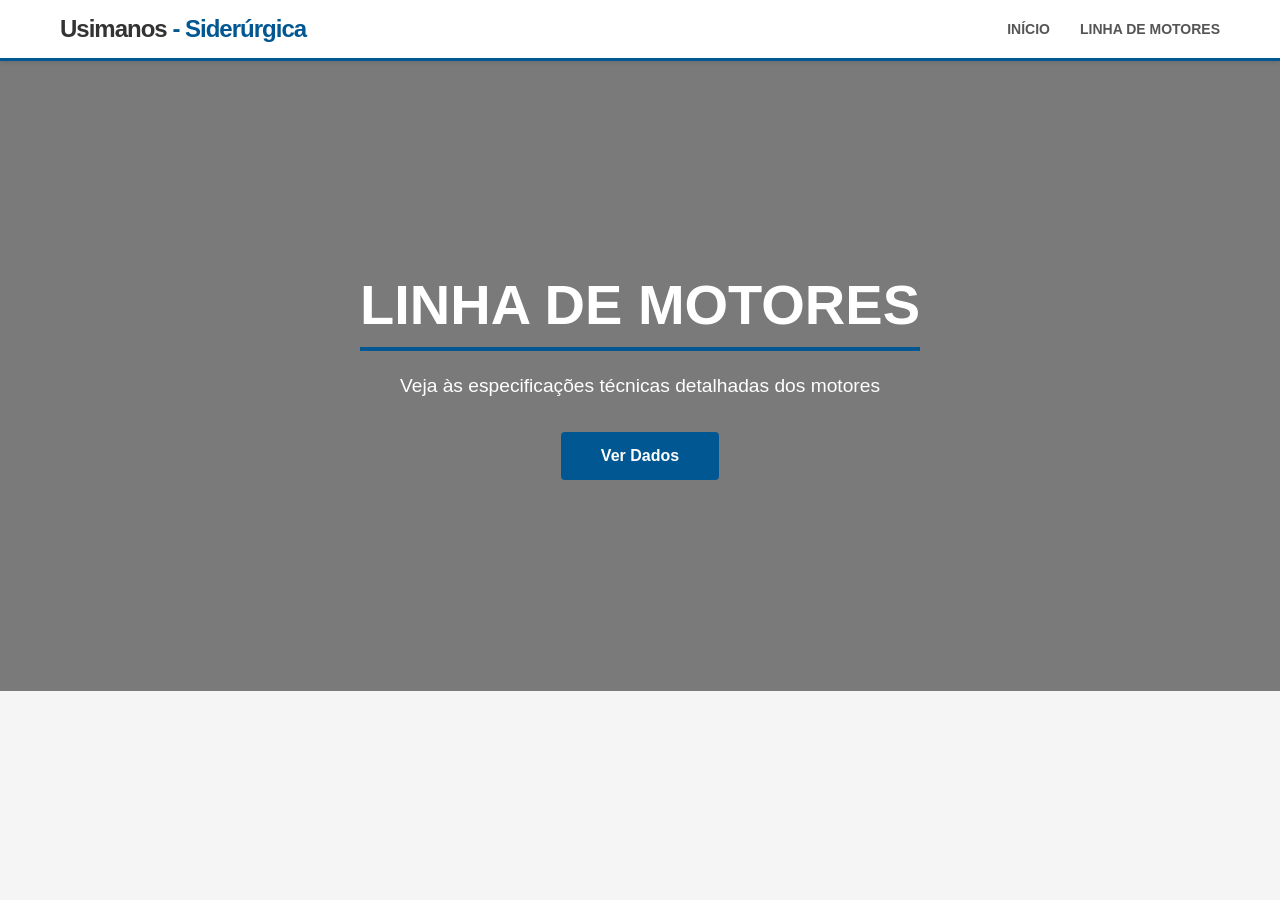
<file: index.html>
<!DOCTYPE html>
<html lang="pt-br">
<head>
    <meta charset="UTF-8">
    <meta name="viewport" content="width=device-width, initial-scale=1.0">
    <title>Gov.br</title>
    <link rel="stylesheet" href="css/style.css">
    <link rel="shortcut icon" href="imagens/favicon/favicon.ico" type="image/x-icon">
</head>
<body>
    <header class="navbar">
        <div class="container-nav">
            <div class="logo">Usimanos <span>- Siderúrgica</span></div>
            <nav>
                <ul class="nav-links">
                    <li><a href="index.html">Início</a></li>
                    <li><a href="page2.html">Linha de Motores</a></li>
                </ul>
            </nav>
        </div>
    </header>
    <section class="hero">
        <div class="hero-content">
            <h1>Linha de Motores</h1>
            <p>Veja às especificações técnicas detalhadas dos motores</p>
            <a href="page2.html" class="btn-principal">Ver Dados</a>
        </div>
    </section>
</body>
</html>
</file>
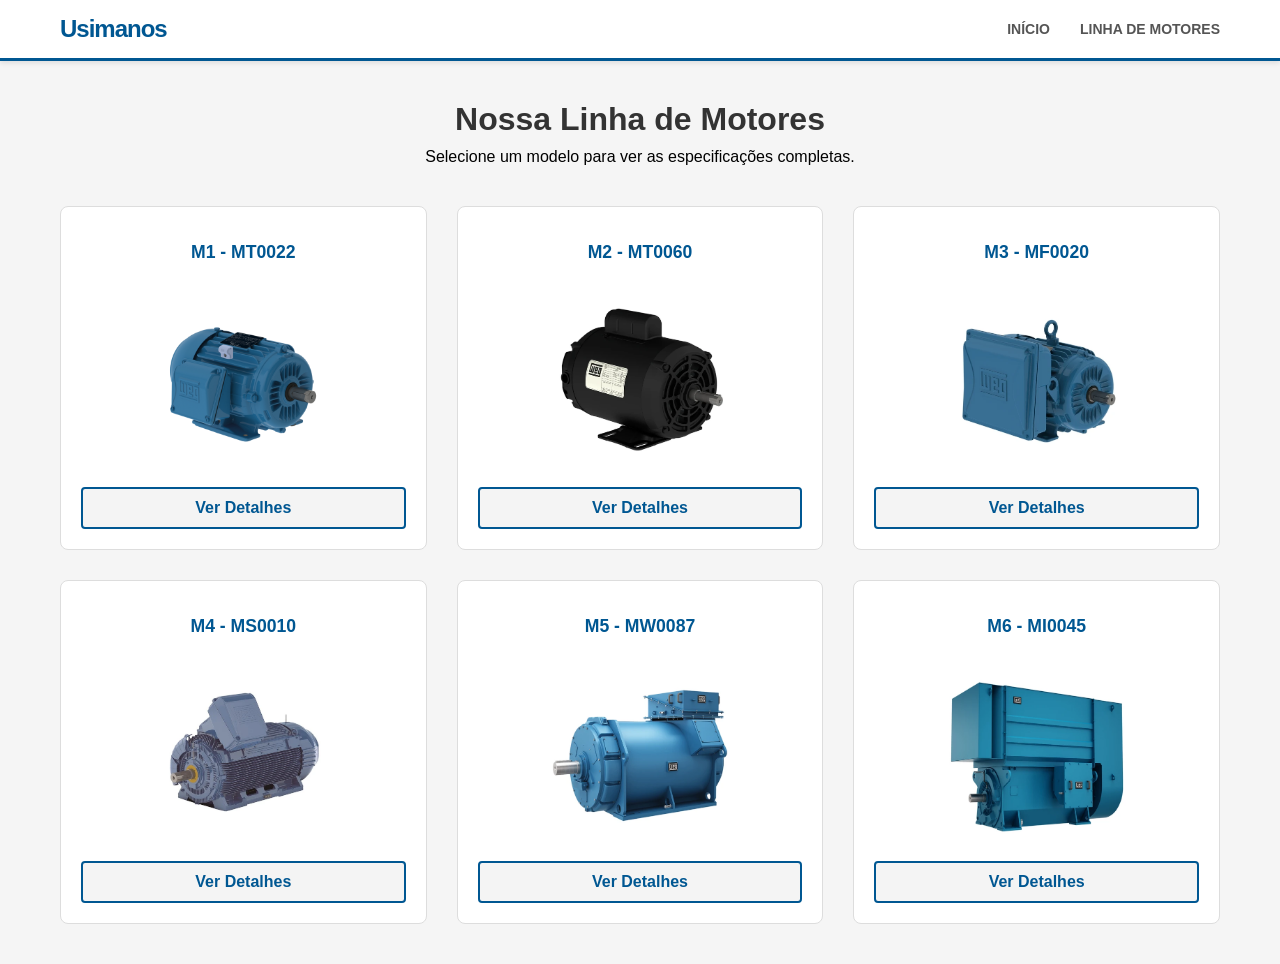
<file: page2.html>
<!DOCTYPE html>
<html lang="pt-br">
<head>
    <meta charset="UTF-8">
    <meta name="viewport" content="width=device-width, initial-scale=1.0">
    <title>Catálogo</title>
    <link rel="stylesheet" href="css/style.css">
    <link rel="shortcut icon" href="imagens/favicon/favicon.ico" type="image/x-icon">
</head>
<body>

    <!-- Lembrete 1: Linha dos motores -->
    <header class="navbar">
        <div class="container-nav">
            <div class="logo"><span>Usimanos</span></div>
            <nav>
                <ul class="nav-links">
                    <li><a href="index.html">Início</a></li>
                    <li><a href="page2.html">Linha de Motores</a></li>
                </ul>
            </nav>
        </div>
    </header>

    <main class="container-catalogo">
        <section class="titulo-pagina">
            <h1>Nossa Linha de Motores</h1>
            <p>Selecione um modelo para ver as especificações completas.</p>
        </section>

        <!-- Aqui está a grade com os 6 motores -->
        <div class="grid-motores">
            
            <!-- Motor 1 -->
            <div class="card-motor">
                <h3>M1 - MT0022</h3>
                <div class="img-container">
                    <img src="imagens/m1.png" alt="Motor 1">
                </div>
                <a href="page3.html" class="btn-detalhes">Ver Detalhes</a>
            </div>

            <!-- Motor 2 -->
            <div class="card-motor">
                <h3>M2 - MT0060</h3>
                <div class="img-container">
                    <img src="imagens/m2.png" alt="Motor 2">
                </div>
                <a href="page4.html" class="btn-detalhes">Ver Detalhes</a>
            </div>

            <!-- Motor 3 -->
            <div class="card-motor">
                <h3>M3 - MF0020</h3>
                <div class="img-container">
                    <img src="imagens/m3.png" alt="Motor 3">
                </div>
                <a href="page5.html" class="btn-detalhes">Ver Detalhes</a>
            </div>

            <!-- Motor 4 -->
            <div class="card-motor">
                <h3>M4 - MS0010</h3>
                <div class="img-container">
                    <img src="imagens/m4.png" alt="Motor 4">
                </div>
                <a href="page6.html" class="btn-detalhes">Ver Detalhes</a>
            </div>

            <!-- Motor 5 -->
            <div class="card-motor">
                <h3>M5 - MW0087</h3>
                <div class="img-container">
                    <img src="imagens/m5.png" alt="Motor 5">
                </div>
                <a href="page7.html" class="btn-detalhes">Ver Detalhes</a>
            </div>

            <!-- Motor 6 -->
            <div class="card-motor">
                <h3>M6 - MI0045</h3>
                <div class="img-container">
                    <img src="imagens/m6.png" alt="Motor 6">
                </div>
                <a href="page8.html" class="btn-detalhes">Ver Detalhes</a>
            </div>

        </div>
    </main>

</body>
</html>
</file>
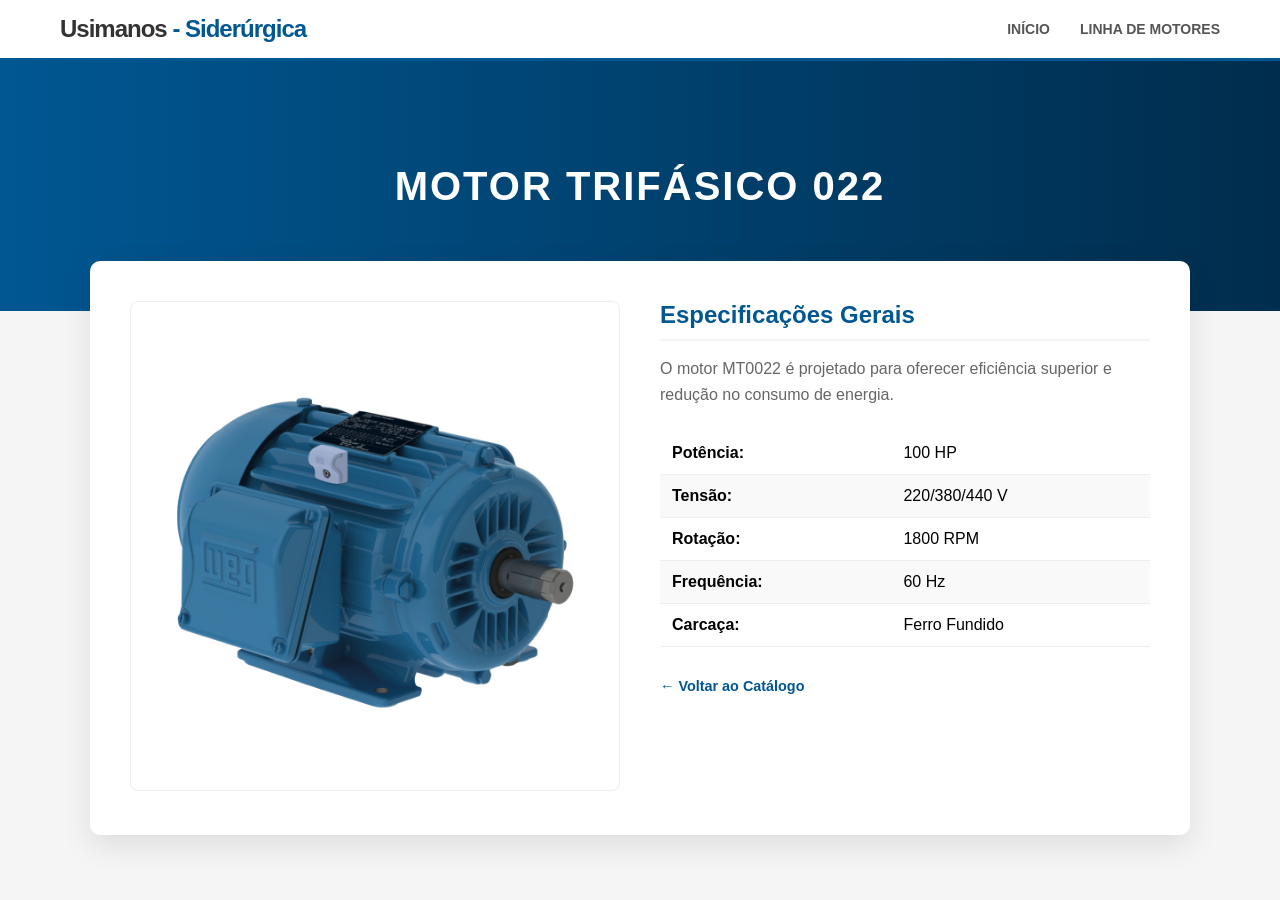
<file: page3.html>
<!DOCTYPE html>
<html lang="pt-br">
<head>
    <meta charset="UTF-8">
    <meta name="viewport" content="width=device-width, initial-scale=1.0">
    <title>Especificações Técnicas</title>
    <link rel="stylesheet" href="css/style.css">
    <link rel="shortcut icon" href="imagens/favicon/favicon.ico" type="image/x-icon">
</head>
<body>

    <header class="navbar">
        <div class="container-nav">
            <div class="logo">Usimanos <span>- Siderúrgica</span></div>
            <nav>
                <ul class="nav-links">
                    <li><a href="index.html">Início</a></li>
                    <li><a href="page2.html">Linha de Motores</a></li>
                </ul>
            </nav>
        </div>
    </header>

    <!-- Painel de Capa -->
    <section class="banner-detalhes">
        <h1>Motor Trifásico 022</h1>
    </section>

    <main class="container-detalhes">
        <div class="layout-info">
            <!-- Lado Esquerdo: imagem do motor-->
            <div class="foto-grande">
                <img src="imagens/m1.png" alt="Modelo do Motor">
            </div>

            <!-- Lado Direito: Informações Técnicas -->
            <div class="dados-tecnicos">
                <h2>Especificações Gerais</h2>
                <p class="descricao-curta">
                    O motor MT0022 é projetado para oferecer eficiência superior e redução no consumo de energia.
                </p>

                <table class="tabela-specs">
                    <tr>
                        <td><strong>Potência:</strong></td>
                        <td>100 HP</td>
                    </tr>
                    <tr>
                        <td><strong>Tensão:</strong></td>
                        <td>220/380/440 V</td>
                    </tr>
                    <tr>
                        <td><strong>Rotação:</strong></td>
                        <td>1800 RPM</td>
                    </tr>
                    <tr>
                        <td><strong>Frequência:</strong></td>
                        <td>60 Hz</td>
                    </tr>
                    <tr>
                        <td><strong>Carcaça:</strong></td>
                        <td>Ferro Fundido</td>
                    </tr>
                </table>

                <a href="page2.html" class="btn-voltar">← Voltar ao Catálogo</a>
            </div>
        </div>
    </main>

</body>
</html>
</file>
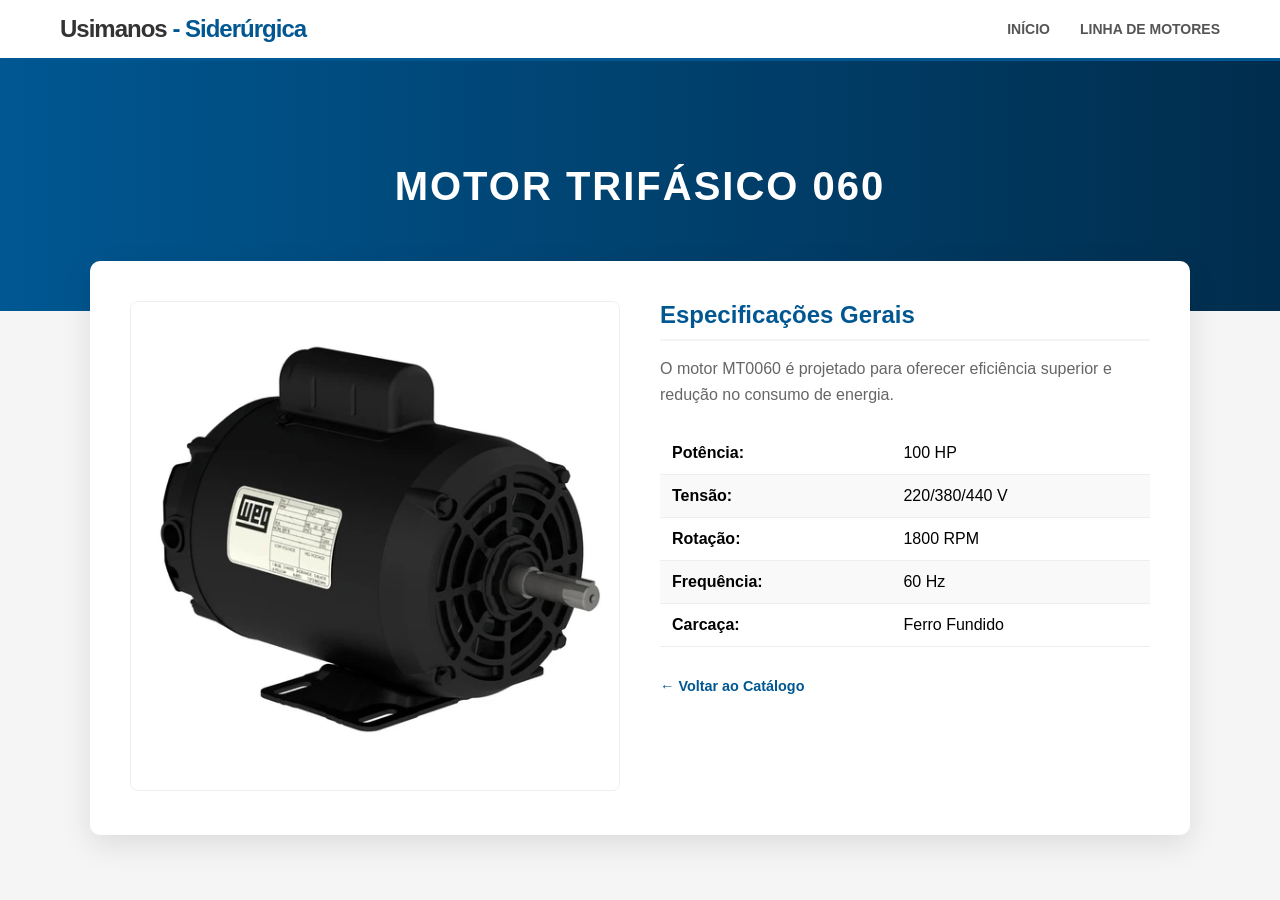
<file: page4.html>
<!DOCTYPE html>
<html lang="pt-br">
<head>
    <meta charset="UTF-8">
    <meta name="viewport" content="width=device-width, initial-scale=1.0">
    <title>Especificações Técnicas</title>
    <link rel="stylesheet" href="css/style.css">
    <link rel="shortcut icon" href="imagens/favicon/favicon.ico" type="image/x-icon">
</head>
<body>

    <header class="navbar">
        <div class="container-nav">
            <div class="logo">Usimanos <span>- Siderúrgica</span></div>
            <nav>
                <ul class="nav-links">
                    <li><a href="index.html">Início</a></li>
                    <li><a href="page2.html">Linha de Motores</a></li>
                </ul>
            </nav>
        </div>
    </header>

    <!-- Painel de Capa -->
    <section class="banner-detalhes">
        <h1>Motor Trifásico 060</h1>
    </section>

    <main class="container-detalhes">
        <div class="layout-info">
            <!-- Lado Esquerdo: Imagem do motor -->
            <div class="foto-grande">
                <img src="imagens/m2.png" alt="Modelo do Motor">
            </div>

            <!-- Lado Direito: Informações Técnicas -->
            <div class="dados-tecnicos">
                <h2>Especificações Gerais</h2>
                <p class="descricao-curta">
                    O motor MT0060 é projetado para oferecer eficiência superior e redução no consumo de energia.
                </p>

                <table class="tabela-specs">
                    <tr>
                        <td><strong>Potência:</strong></td>
                        <td>100 HP</td>
                    </tr>
                    <tr>
                        <td><strong>Tensão:</strong></td>
                        <td>220/380/440 V</td>
                    </tr>
                    <tr>
                        <td><strong>Rotação:</strong></td>
                        <td>1800 RPM</td>
                    </tr>
                    <tr>
                        <td><strong>Frequência:</strong></td>
                        <td>60 Hz</td>
                    </tr>
                    <tr>
                        <td><strong>Carcaça:</strong></td>
                        <td>Ferro Fundido</td>
                    </tr>
                </table>

                <a href="page2.html" class="btn-voltar">← Voltar ao Catálogo</a>
            </div>
        </div>
    </main>

</body>
</html>
</file>
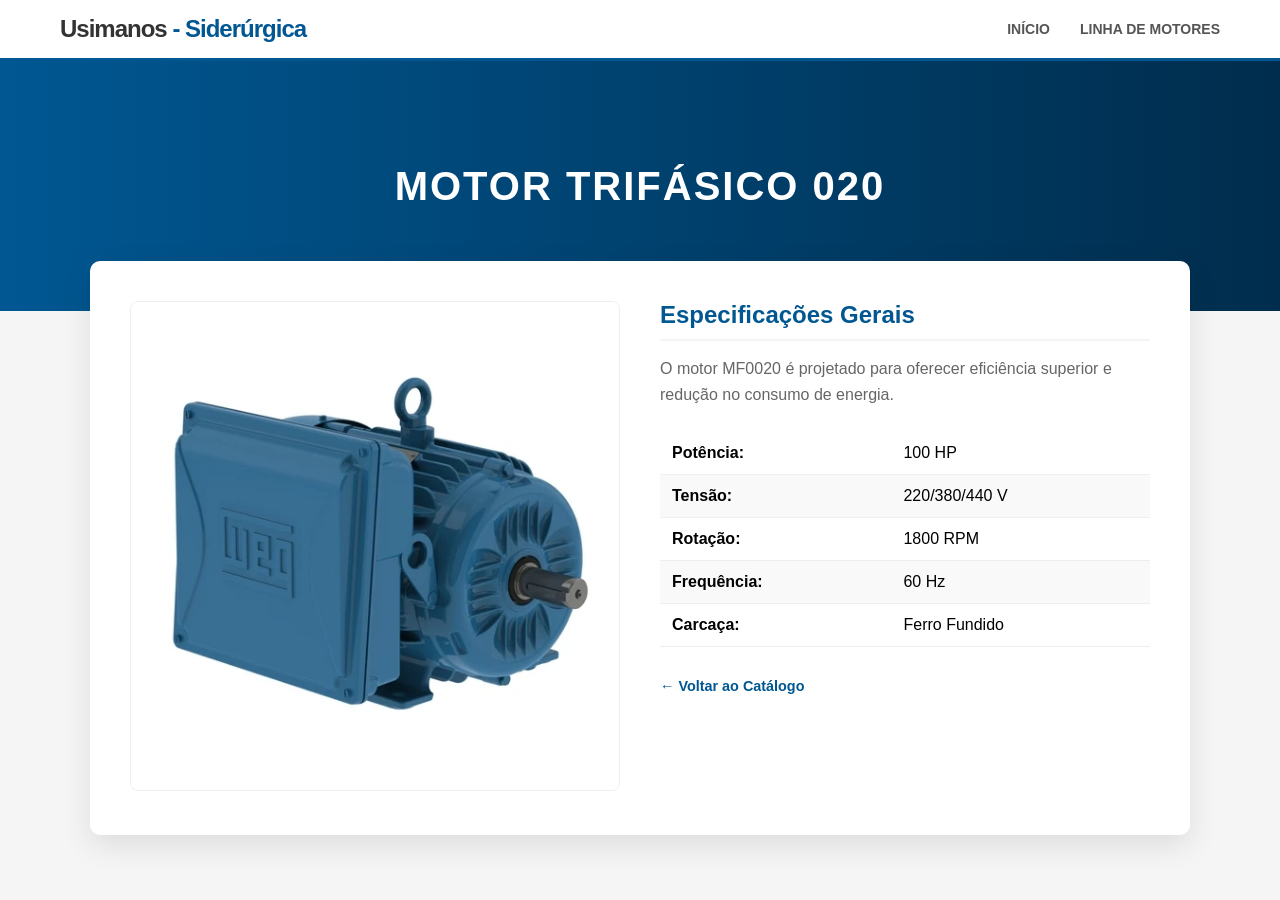
<file: page5.html>
<!DOCTYPE html>
<html lang="pt-br">
<head>
    <meta charset="UTF-8">
    <meta name="viewport" content="width=device-width, initial-scale=1.0">
    <title>Especificações Técnicas - WikiMotores</title>
    <link rel="stylesheet" href="css/style.css">
    <link rel="shortcut icon" href="imagens/favicon/favicon.ico" type="image/x-icon">
</head>
<body>

    <header class="navbar">
        <div class="container-nav">
            <div class="logo">Usimanos <span>- Siderúrgica</span></div>
            <nav>
                <ul class="nav-links">
                    <li><a href="index.html">Início</a></li>
                    <li><a href="page2.html">Linha de Motores</a></li>
                </ul>
            </nav>
        </div>
    </header>

    <!-- Painel de Capa -->
    <section class="banner-detalhes">
        <h1>Motor Trifásico 020</h1>
    </section>

    <main class="container-detalhes">
        <div class="layout-info">
            <!-- Lado Esquerdo: Imagem do motor -->
            <div class="foto-grande">
                <img src="imagens/m3.png" alt="Modelo do Motor">
            </div>

            <!-- Lado Direito: Informações Técnicas -->
            <div class="dados-tecnicos">
                <h2>Especificações Gerais</h2>
                <p class="descricao-curta">
                    O motor MF0020 é projetado para oferecer eficiência superior e redução no consumo de energia.
                </p>

                <table class="tabela-specs">
                    <tr>
                        <td><strong>Potência:</strong></td>
                        <td>100 HP</td>
                    </tr>
                    <tr>
                        <td><strong>Tensão:</strong></td>
                        <td>220/380/440 V</td>
                    </tr>
                    <tr>
                        <td><strong>Rotação:</strong></td>
                        <td>1800 RPM</td>
                    </tr>
                    <tr>
                        <td><strong>Frequência:</strong></td>
                        <td>60 Hz</td>
                    </tr>
                    <tr>
                        <td><strong>Carcaça:</strong></td>
                        <td>Ferro Fundido</td>
                    </tr>
                </table>

                <a href="page2.html" class="btn-voltar">← Voltar ao Catálogo</a>
            </div>
        </div>
    </main>

</body>
</html>
</file>
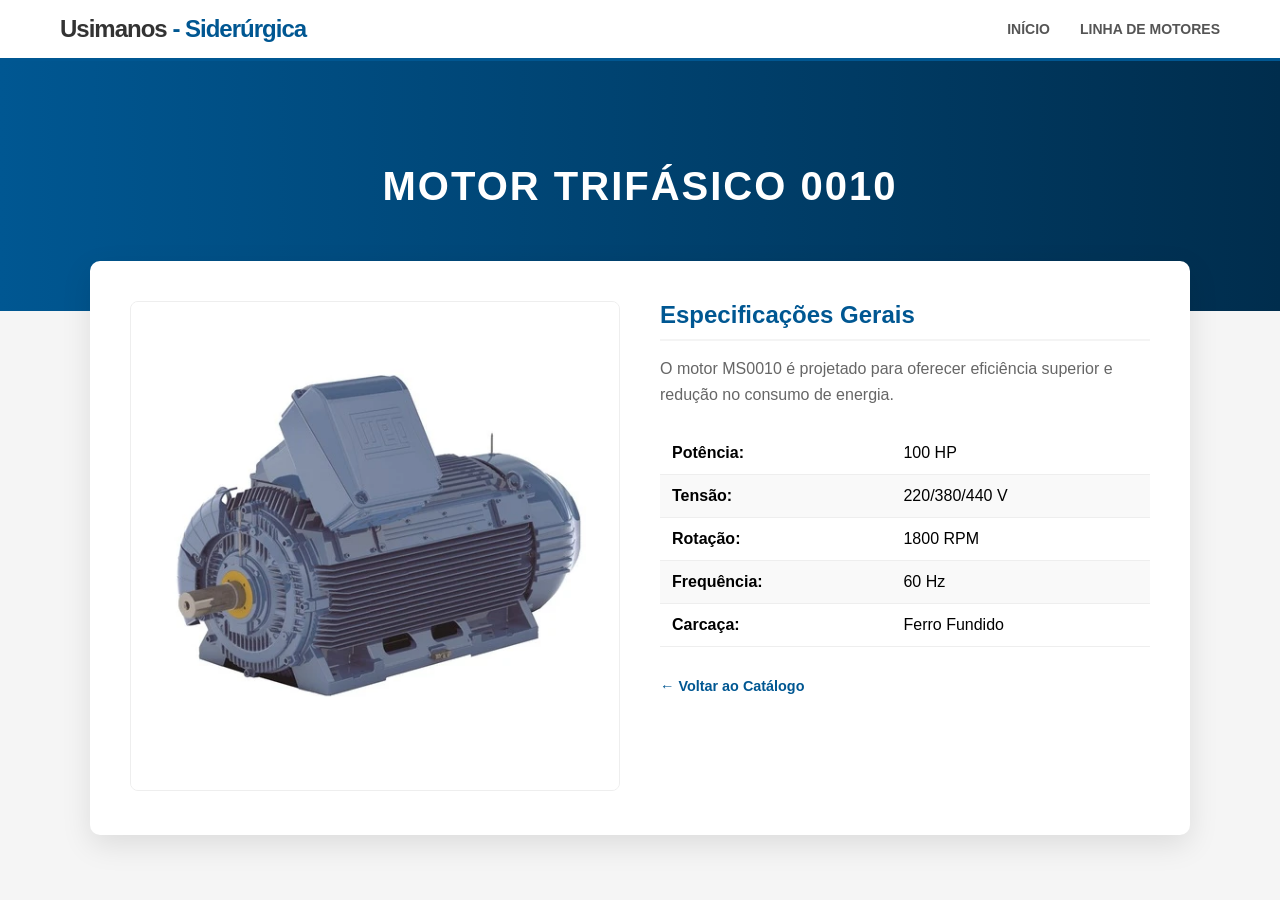
<file: page6.html>
<!DOCTYPE html>
<html lang="pt-br">
<head>
    <meta charset="UTF-8">
    <meta name="viewport" content="width=device-width, initial-scale=1.0">
    <title>Especificações Técnicas - WikiMotores</title>
    <link rel="stylesheet" href="css/style.css">
    <link rel="shortcut icon" href="imagens/favicon/favicon.ico" type="image/x-icon">
</head>
<body>

    <header class="navbar">
        <div class="container-nav">
            <div class="logo">Usimanos <span>- Siderúrgica</span></div>
            <nav>
                <ul class="nav-links">
                    <li><a href="index.html">Início</a></li>
                    <li><a href="page2.html">Linha de Motores</a></li>
                </ul>
            </nav>
        </div>
    </header>

    <!-- Painel de Capa -->
    <section class="banner-detalhes">
        <h1>Motor Trifásico 0010</h1>
    </section>

    <main class="container-detalhes">
        <div class="layout-info">
            <!-- Lado Esquerdo: Imagem do motor -->
            <div class="foto-grande">
                <img src="imagens/m4.png" alt="Modelo do Motor">
            </div>

            <!-- Lado Direito: Informações Técnicas -->
            <div class="dados-tecnicos">
                <h2>Especificações Gerais</h2>
                <p class="descricao-curta">
                    O motor MS0010 é projetado para oferecer eficiência superior e redução no consumo de energia.
                </p>

                <table class="tabela-specs">
                    <tr>
                        <td><strong>Potência:</strong></td>
                        <td>100 HP</td>
                    </tr>
                    <tr>
                        <td><strong>Tensão:</strong></td>
                        <td>220/380/440 V</td>
                    </tr>
                    <tr>
                        <td><strong>Rotação:</strong></td>
                        <td>1800 RPM</td>
                    </tr>
                    <tr>
                        <td><strong>Frequência:</strong></td>
                        <td>60 Hz</td>
                    </tr>
                    <tr>
                        <td><strong>Carcaça:</strong></td>
                        <td>Ferro Fundido</td>
                    </tr>
                </table>

                <a href="page2.html" class="btn-voltar">← Voltar ao Catálogo</a>
            </div>
        </div>
    </main>

</body>
</html>
</file>
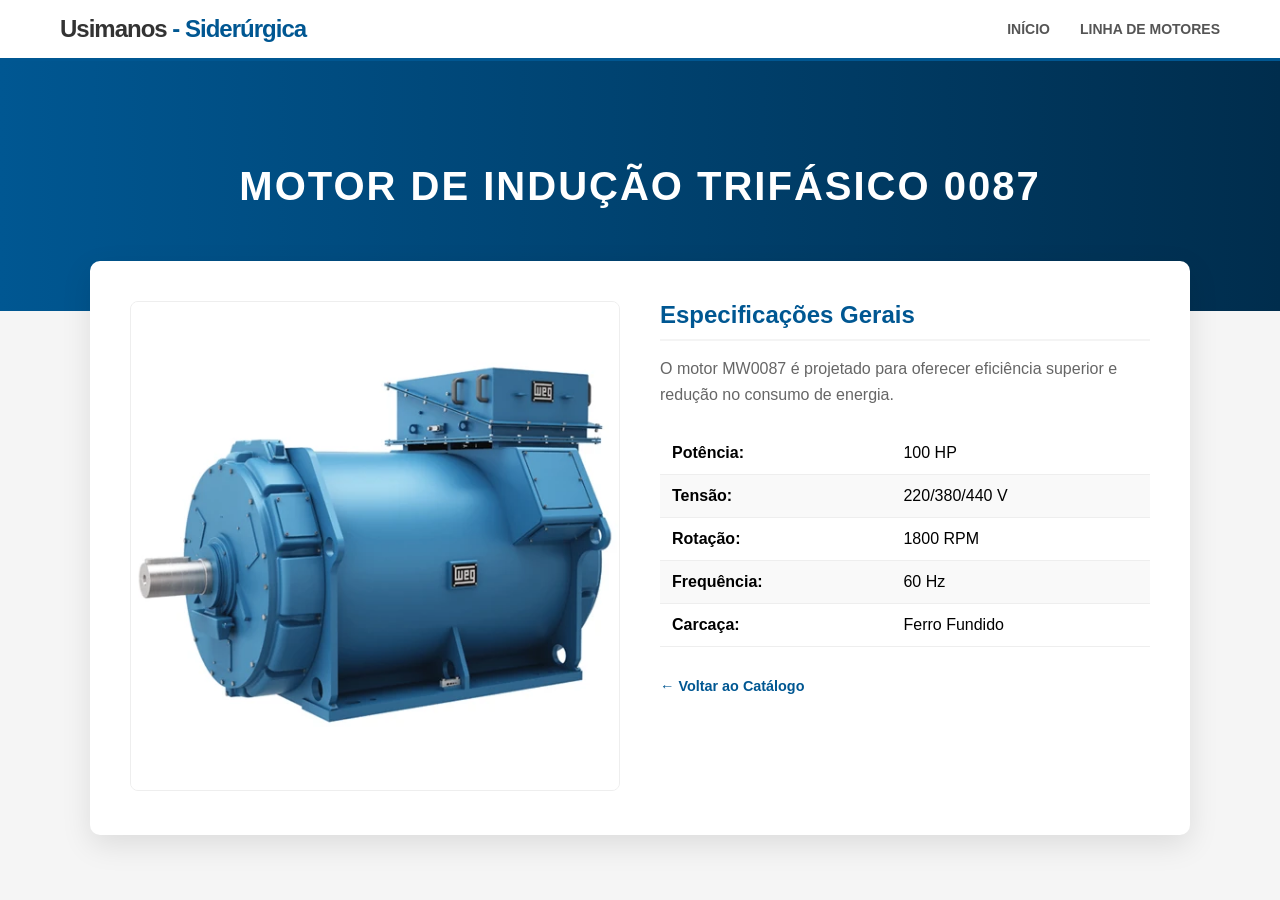
<file: page7.html>
<!DOCTYPE html>
<html lang="pt-br">
<head>
    <meta charset="UTF-8">
    <meta name="viewport" content="width=device-width, initial-scale=1.0">
    <title>Especificações Técnicas - WikiMotores</title>
    <link rel="stylesheet" href="css/style.css">
    <link rel="shortcut icon" href="imagens/favicon/favicon.ico" type="image/x-icon">
</head>
<body>

    <header class="navbar">
        <div class="container-nav">
            <div class="logo">Usimanos<span> - Siderúrgica</span></div>
            <nav>
                <ul class="nav-links">
                    <li><a href="index.html">Início</a></li>
                    <li><a href="page2.html">Linha de Motores</a></li>
                </ul>
            </nav>
        </div>
    </header>

    <!-- Painel de Capa -->
    <section class="banner-detalhes">
        <h1>Motor de Indução Trifásico 0087</h1>
    </section>

    <main class="container-detalhes">
        <div class="layout-info">
            <!-- Lado Esquerdo: Imagem do motor -->
            <div class="foto-grande">
                <img src="imagens/m5.png" alt="Modelo do Motor">
            </div>

            <!-- Lado Direito: Informações Técnicas -->
            <div class="dados-tecnicos">
                <h2>Especificações Gerais</h2>
                <p class="descricao-curta">
                    O motor MW0087 é projetado para oferecer eficiência superior e redução no consumo de energia.
                </p>

                <table class="tabela-specs">
                    <tr>
                        <td><strong>Potência:</strong></td>
                        <td>100 HP</td>
                    </tr>
                    <tr>
                        <td><strong>Tensão:</strong></td>
                        <td>220/380/440 V</td>
                    </tr>
                    <tr>
                        <td><strong>Rotação:</strong></td>
                        <td>1800 RPM</td>
                    </tr>
                    <tr>
                        <td><strong>Frequência:</strong></td>
                        <td>60 Hz</td>
                    </tr>
                    <tr>
                        <td><strong>Carcaça:</strong></td>
                        <td>Ferro Fundido</td>
                    </tr>
                </table>

                <a href="page2.html" class="btn-voltar">← Voltar ao Catálogo</a>
            </div>
        </div>
    </main>

</body>
</html>
</file>
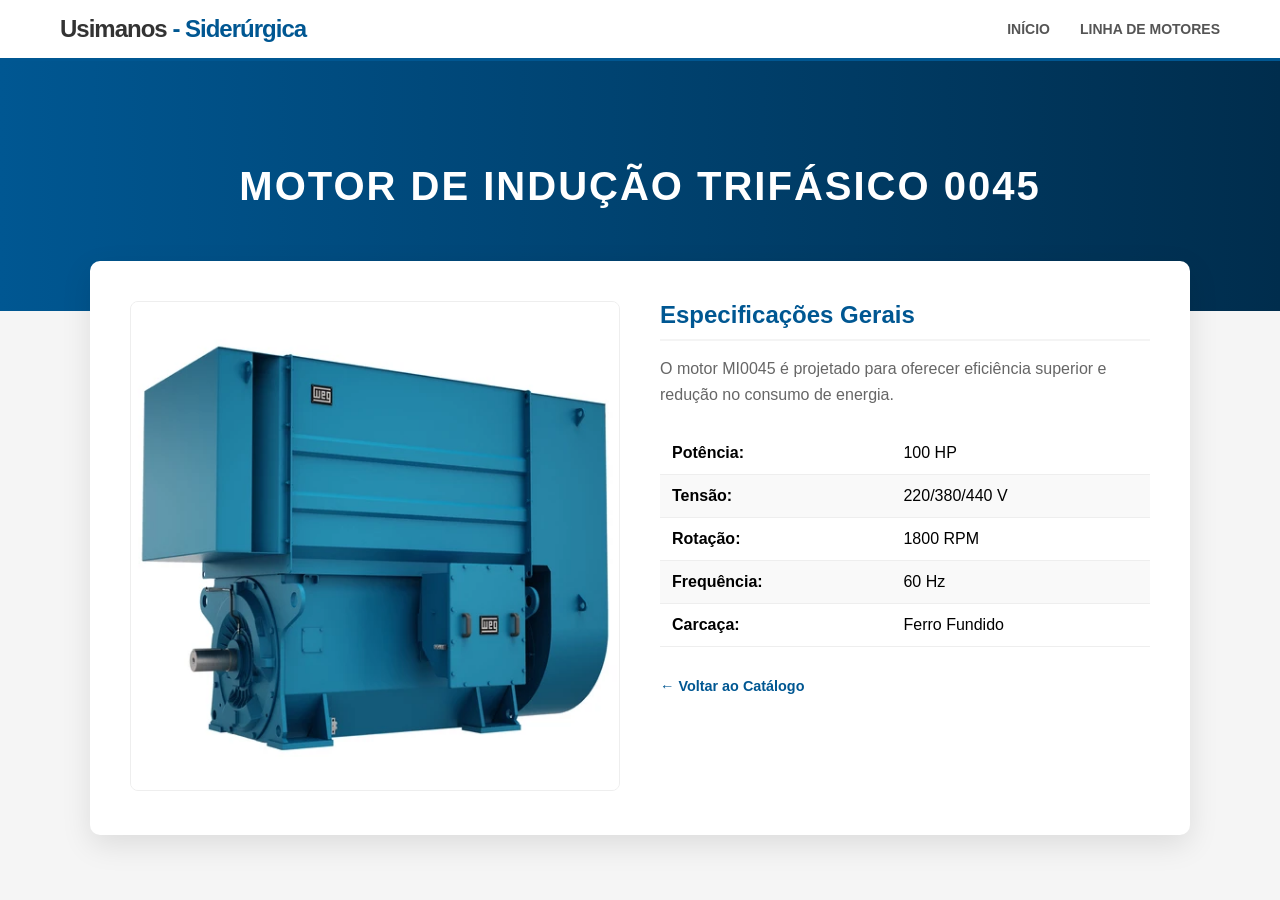
<file: page8.html>
<!DOCTYPE html>
<html lang="pt-br">
<head>
    <meta charset="UTF-8">
    <meta name="viewport" content="width=device-width, initial-scale=1.0">
    <title>Especificações Técnicas - WikiMotores</title>
    <link rel="stylesheet" href="css/style.css">
    <link rel="shortcut icon" href="imagens/favicon/favicon.ico" type="image/x-icon">
</head>
<body>

    <header class="navbar">
        <div class="container-nav">
            <div class="logo">Usimanos <span>- Siderúrgica</span></div>
            <nav>
                <ul class="nav-links">
                    <li><a href="index.html">Início</a></li>
                    <li><a href="page2.html">Linha de Motores</a></li>
                </ul>
            </nav>
        </div>
    </header>

    <!-- Painel de Capa -->
    <section class="banner-detalhes">
        <h1>Motor de Indução Trifásico 0045</h1>
    </section>

    <main class="container-detalhes">
        <div class="layout-info">
            <!-- Lado Esquerdo: Imagem do motor -->
            <div class="foto-grande">
                <img src="imagens/m6.png" alt="Modelo do Motor">
            </div>

            <!-- Lado Direito: Informações Técnicas -->
            <div class="dados-tecnicos">
                <h2>Especificações Gerais</h2>
                <p class="descricao-curta">
                    O motor MI0045 é projetado para oferecer eficiência superior e redução no consumo de energia.
                </p>

                <table class="tabela-specs">
                    <tr>
                        <td><strong>Potência:</strong></td>
                        <td>100 HP</td>
                    </tr>
                    <tr>
                        <td><strong>Tensão:</strong></td>
                        <td>220/380/440 V</td>
                    </tr>
                    <tr>
                        <td><strong>Rotação:</strong></td>
                        <td>1800 RPM</td>
                    </tr>
                    <tr>
                        <td><strong>Frequência:</strong></td>
                        <td>60 Hz</td>
                    </tr>
                    <tr>
                        <td><strong>Carcaça:</strong></td>
                        <td>Ferro Fundido</td>
                    </tr>
                </table>

                <a href="page2.html" class="btn-voltar">← Voltar ao Catálogo</a>
            </div>
        </div>
    </main>

</body>
</html>
</file>
<file: css/style.css>
@charset "UTF-8";
* {
    margin: 0;
    padding: 0;
    box-sizing: border-box;
    font-family: 'Segoe UI', Arial, sans-serif;
}

body {
    background-color: #f5f5f5;
}


.navbar {
    background-color: #ffffff;
    border-bottom: 3px solid #005792;
    padding: 15px 0;
    box-shadow: 0 2px 5px rgba(0,0,0,0.1);
}

.container-nav {
    max-width: 1200px;
    margin: 0 auto;
    display: flex;
    justify-content: space-between;
    align-items: center;
    padding: 0 20px;
}

.logo {
    font-size: 24px;
    font-weight: bold;
    color: #333;
    letter-spacing: -1px;
}

.logo span {
    color: #005792;
}

.nav-links {
    display: flex; 
    list-style: none;
    gap: 30px; 
}

.nav-links a {
    text-decoration: none;
    color: #555;
    font-weight: 600;
    text-transform: uppercase;
    font-size: 14px;
    transition: 0.3s;
}

.nav-links a:hover {
    color: #005792;
}


.hero {
    height: 70vh;
    background: linear-gradient(rgba(0,0,0,0.5), rgba(0,0,0,0.5)), url('https://cedisa.com.br/wp-content/webp-express/webp-images/uploads/2025/03/galpao-industrial-de-aco-scaled.jpg.webp') no-repeat center center/cover;
    display: flex;
    justify-content: center;
    align-items: center;
    text-align: center;
    color: white;
}

.hero-content {
    max-width: 800px;
    padding: 20px;
    display: flex;
    flex-direction: column;
    align-items: center;
    gap: 20px; 
}

.hero h1 {
    font-size: 3.5rem;
    text-transform: uppercase;
    border-bottom: 4px solid #005792;
    padding-bottom: 10px;
}

.hero p {
    font-size: 1.2rem;
    line-height: 1.6;
}

.btn-principal {
    display: inline-block;
    padding: 15px 40px;
    background-color: #005792;
    color: white;
    text-decoration: none;
    font-weight: bold;
    border-radius: 4px;
    transition: 0.3s;
    margin-top: 10px;
}

.btn-principal:hover {
    background-color: #003d66;
    transform: scale(1.05);
}
/* Container do Catálogo */
.container-catalogo {
    max-width: 1200px;
    margin: 40px auto;
    padding: 0 20px;
}

.titulo-pagina {
    text-align: center;
    margin-bottom: 40px;
}

.titulo-pagina h1 {
    color: #333;
    font-size: 2rem;
    margin-bottom: 10px;
}

/* Grade de Motores - testando */
.grid-motores {
    display: grid;
    /* Cria 3 colunas de tamanhos iguais */
    grid-template-columns: repeat(3, 1fr); 
    /* Espaçamento entre os cards */
    gap: 30px; 
}

/* Estilo de cada Card (Cada motor) */
.card-motor {
    background: white;
    border: 1px solid #ddd;
    border-radius: 8px;
    padding: 20px;
    text-align: center;
    transition: transform 0.3s, box-shadow 0.3s;
    display: flex;
    flex-direction: column;
    justify-content: space-between;
}

.card-motor:hover {
    transform: translateY(-5px);
    box-shadow: 0 10px 20px rgba(0,0,0,0.1);
}

.card-motor h3 {
    font-size: 1.1rem;
    color: #005792;
    margin-bottom: 15px;
    height: 50px; /*Garante o layout */
    display: flex;
    align-items: center;
    justify-content: center;
}

.img-container {
    width: 100%;
    height: 180px;
    overflow: hidden;
    margin-bottom: 15px;
    display: flex;
    justify-content: center;
    align-items: center;
}

.img-container img {
    max-width: 100%;
    max-height: 100%;
    object-fit: contain; /* Ajusta a imagem sem distorcer */
}

/* Botão de Detalhes */
.btn-detalhes {
    display: block;
    padding: 10px;
    background-color: #f4f4f4;
    color: #005792;
    text-decoration: none;
    font-weight: bold;
    border: 2px solid #005792;
    border-radius: 4px;
    transition: 0.3s;
}

.btn-detalhes:hover {
    background-color: #005792;
    color: white;
}

/* Responsividade: Se a tela for pequena, vira 1 coluna */
@media (max-width: 900px) {
    .grid-motores {
        grid-template-columns: repeat(2, 1fr);
    }
}

@media (max-width: 600px) {
    .grid-motores {
        grid-template-columns: 1fr;
    }
}
/* Banner de Capa (Painel Superior) */
.banner-detalhes {
    height: 250px;
    background-color: #1a1a1a;
    background-image: linear-gradient(to right, #005792, #002d4d);
    display: flex;
    justify-content: center;
    align-items: center;
    color: white;
}

.banner-detalhes h1 {
    font-size: 2.5rem;
    text-transform: uppercase;
    letter-spacing: 2px;
}

/* Container de Conteúdo */
.container-detalhes {
    max-width: 1100px;
    margin: -50px auto 50px; /* Faz o conteúdo subir um pouco sobre o banner */
    background: white;
    padding: 40px;
    border-radius: 10px;
    box-shadow: 0 10px 30px rgba(0,0,0,0.1);
}

.layout-info {
    display: grid;
    grid-template-columns: 1fr 1fr; /* Duas colunas iguais */
    gap: 40px;
}

.foto-grande img {
    width: 100%;
    border-radius: 8px;
    border: 1px solid #eee;
}

/* Estilo da Tabela de Dados */
.dados-tecnicos h2 {
    color: #005792;
    margin-bottom: 15px;
    border-bottom: 2px solid #f4f4f4;
    padding-bottom: 10px;
}

.descricao-curta {
    color: #666;
    margin-bottom: 25px;
    line-height: 1.6;
}

.tabela-specs {
    width: 100%;
    border-collapse: collapse;
    margin-bottom: 30px;
}

.tabela-specs td {
    padding: 12px;
    border-bottom: 1px solid #eee;
}

.tabela-specs tr:nth-child(even) {
    background-color: #f9f9f9;
}

/* Botão Voltar */
.btn-voltar {
    display: inline-block;
    color: #005792;
    text-decoration: none;
    font-weight: bold;
    font-size: 0.9rem;
    transition: 0.3s;
}

.btn-voltar:hover {
    text-decoration: underline;
    color: #e63946;
}

/* Ajuste para telas menores */
@media (max-width: 800px) {
    .layout-info {
        grid-template-columns: 1fr;
    }
    
    .container-detalhes {
        margin-top: 20px;
    }
}
</file>
